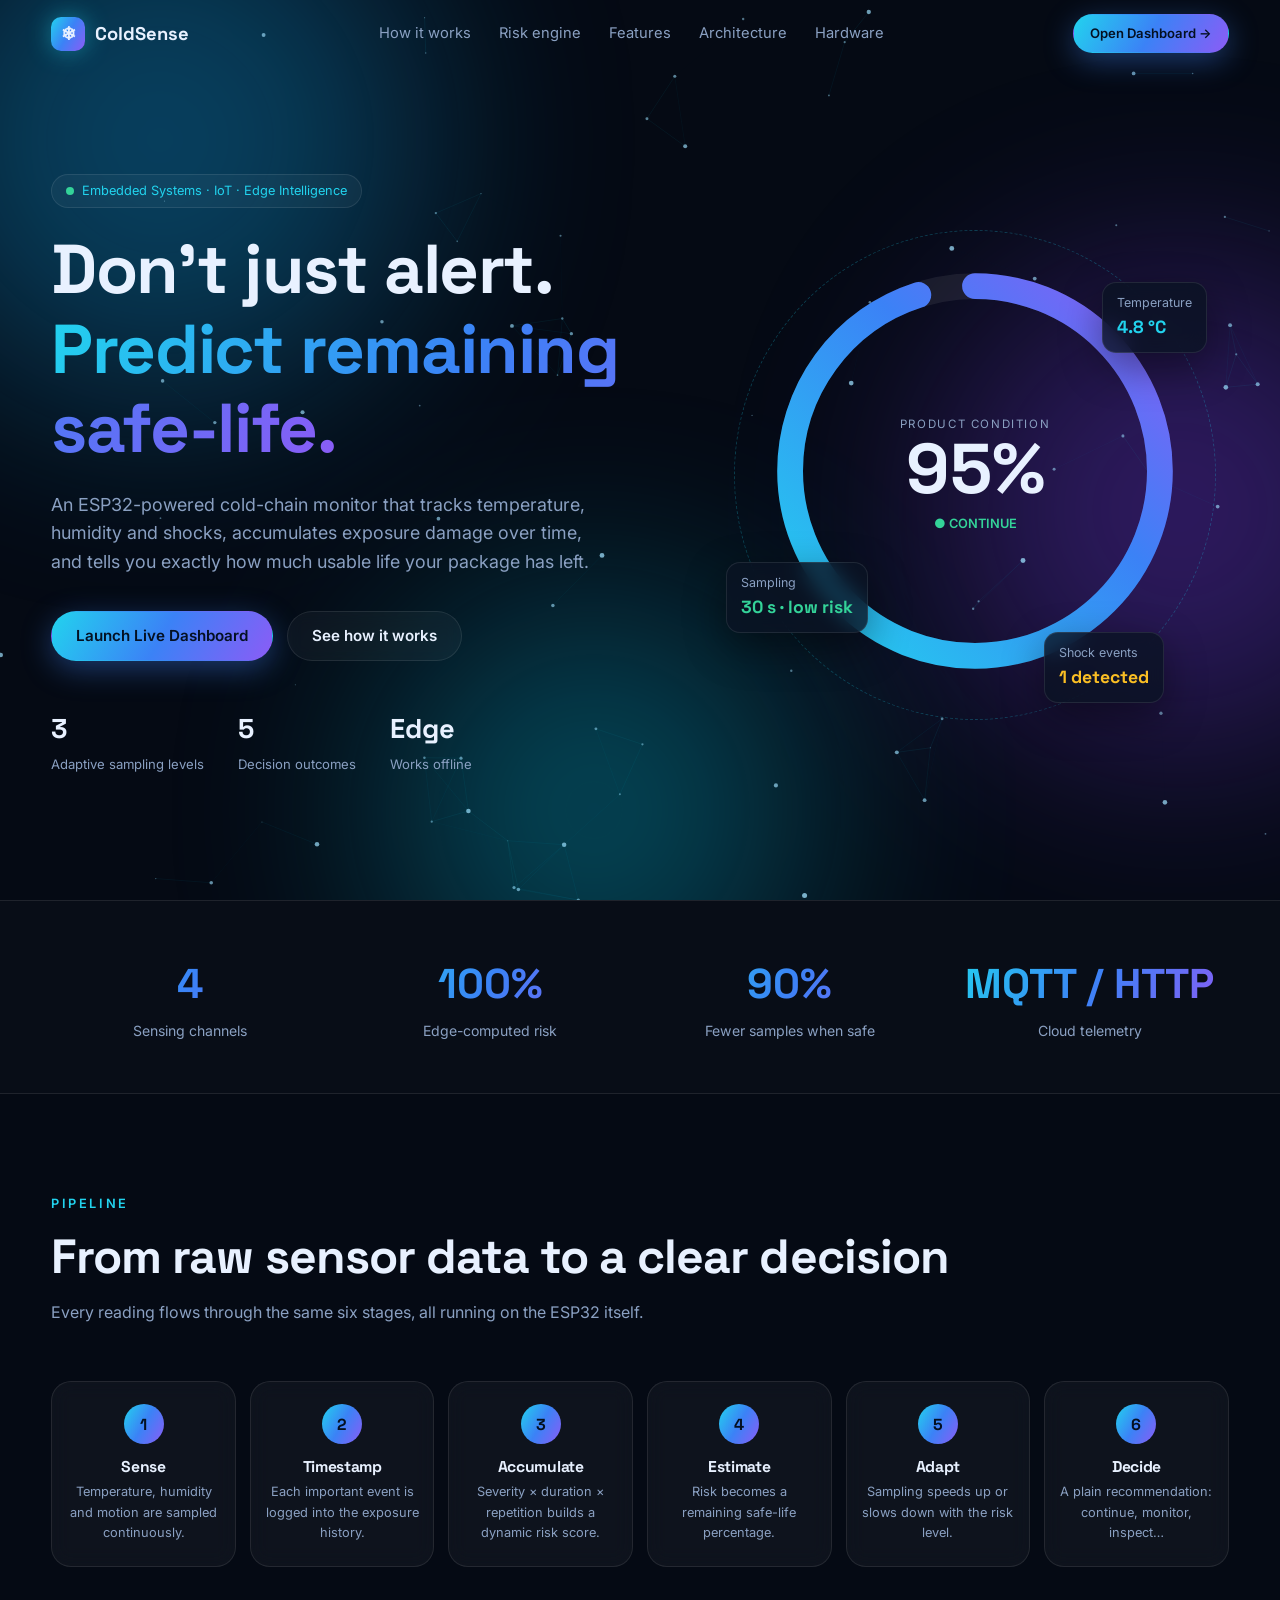
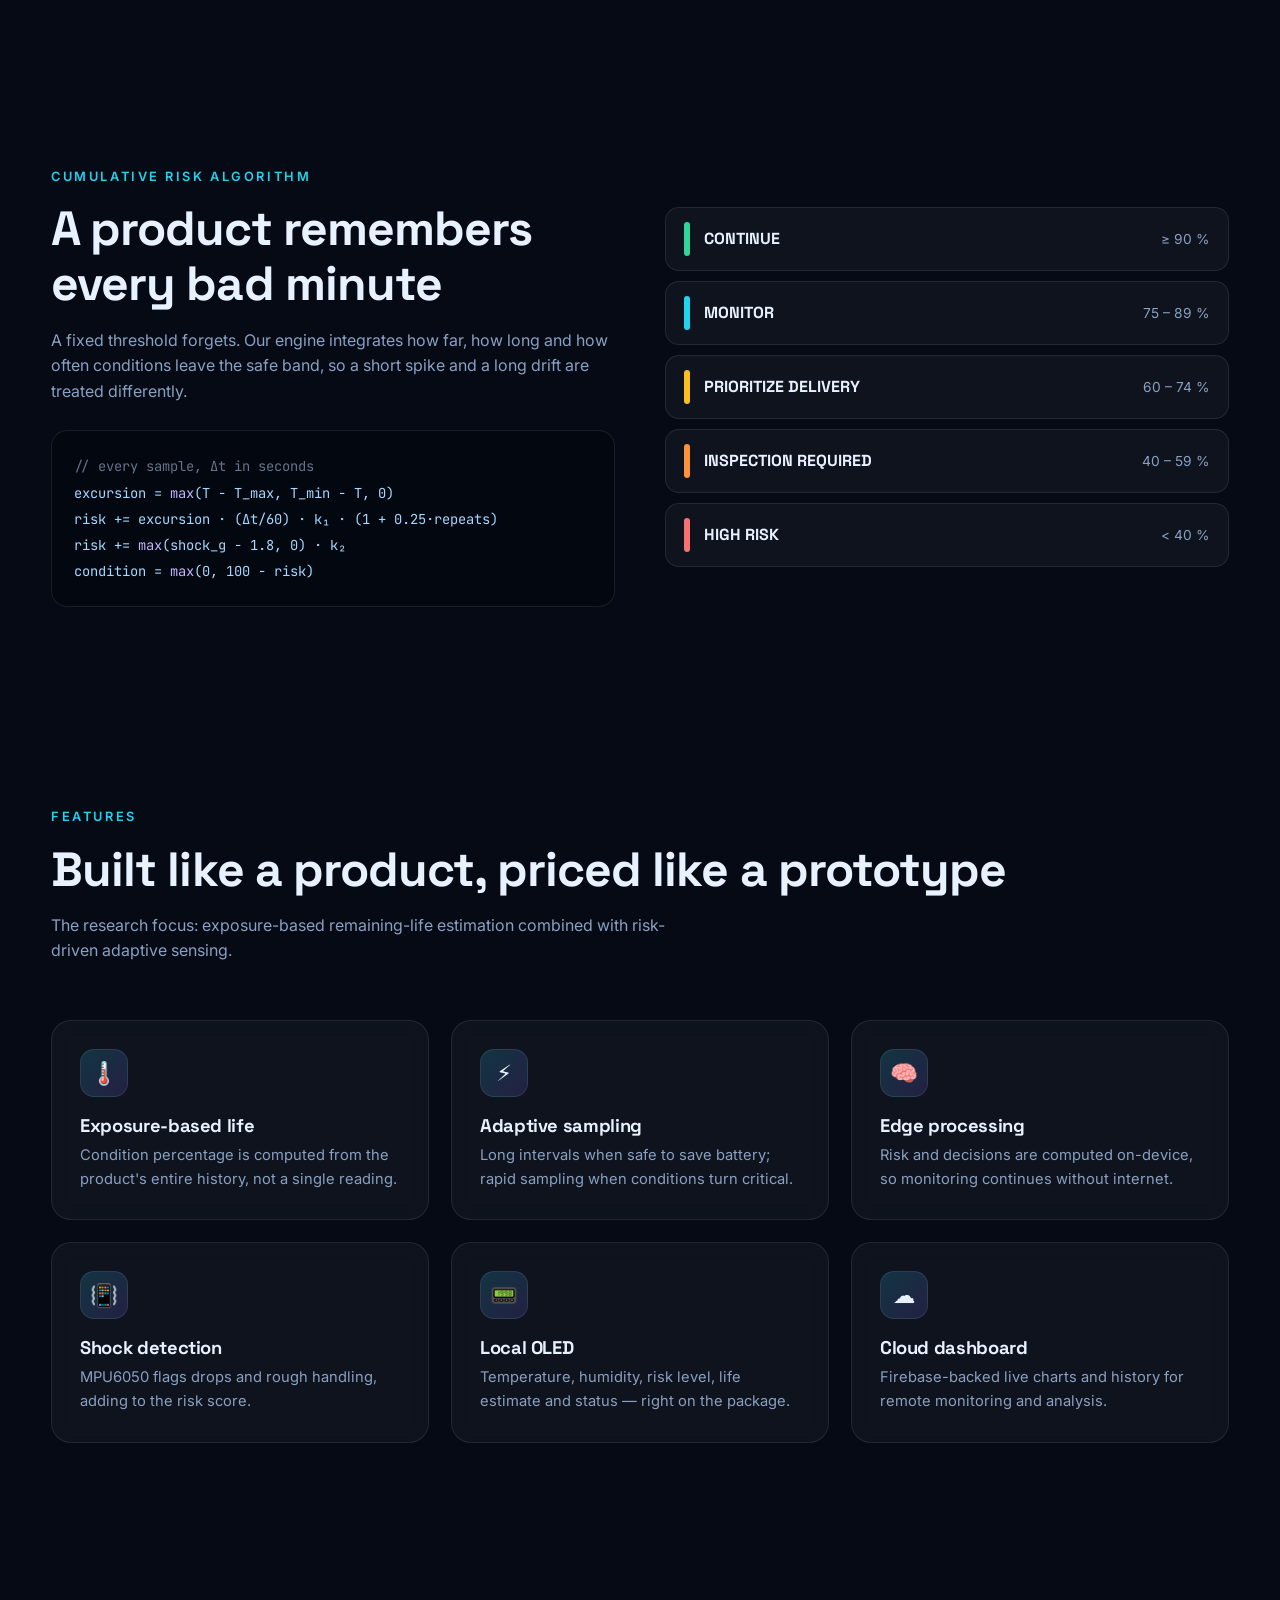
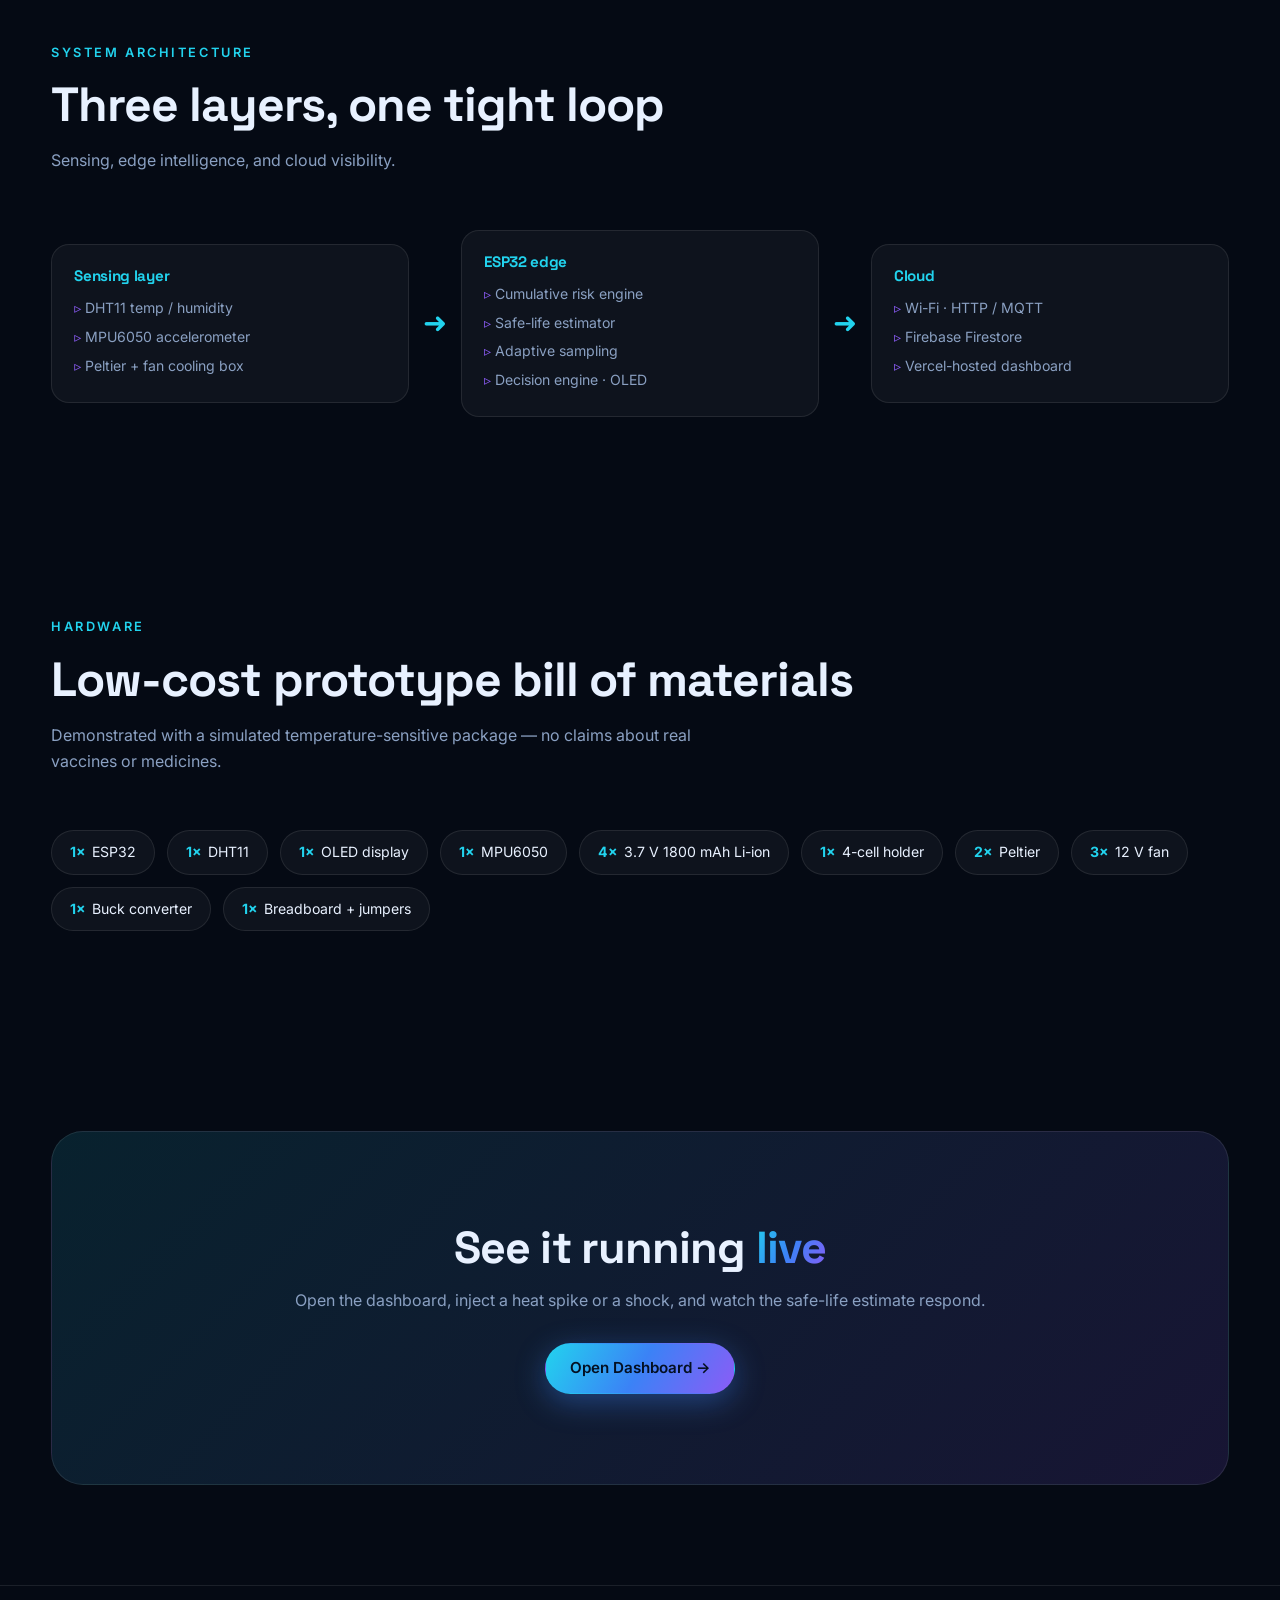
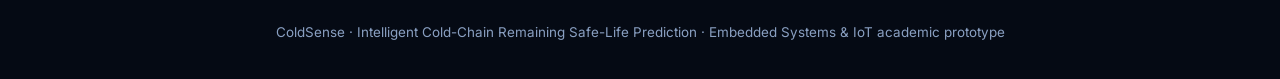
<file: index.html>
<!doctype html>
<html lang="en">
<head>
<meta charset="utf-8">
<meta name="viewport" content="width=device-width,initial-scale=1">
<title>ColdSense — Intelligent Cold-Chain Remaining Safe-Life Prediction</title>
<meta name="description" content="ESP32 + IoT cold-chain monitor that predicts remaining safe-life from cumulative exposure, with adaptive sampling and edge decision-making.">
<link rel="preconnect" href="https://fonts.googleapis.com">
<link rel="preconnect" href="https://fonts.gstatic.com" crossorigin>
<link href="https://fonts.googleapis.com/css2?family=Inter:wght@400;500;600&family=JetBrains+Mono:wght@400;500&family=Space+Grotesk:wght@500;600;700&display=swap" rel="stylesheet">
<link rel="stylesheet" href="css/style.css">
</head>
<body>
<div class="aurora"><span></span><span></span><span></span></div>
<canvas id="bg-canvas"></canvas>

<nav class="top" id="nav"><div class="container row">
  <a href="#" class="logo"><i>❄</i> ColdSense</a>
  <div class="links"><a href="#how">How it works</a><a href="#risk">Risk engine</a><a href="#features">Features</a><a href="#arch">Architecture</a><a href="#hardware">Hardware</a></div>
  <a href="dashboard.html" class="btn primary sm">Open Dashboard →</a>
</div></nav>

<header class="hero"><div class="container grid">
  <div>
    <div class="pill"><span class="dot"></span> Embedded Systems · IoT · Edge Intelligence</div>
    <h1>Don't just alert.<br><span class="grad-text">Predict remaining safe-life.</span></h1>
    <p class="lead">An ESP32-powered cold-chain monitor that tracks temperature, humidity and shocks, accumulates exposure damage over time, and tells you exactly how much usable life your package has left.</p>
    <div class="cta">
      <a href="dashboard.html" class="btn primary">Launch Live Dashboard</a>
      <a href="#how" class="btn ghost">See how it works</a>
    </div>
    <div class="hero-stats">
      <div><b class="count" data-to="3">0</b><span>Adaptive sampling levels</span></div>
      <div><b class="count" data-to="5">0</b><span>Decision outcomes</span></div>
      <div><b>Edge</b><span>Works offline</span></div>
    </div>
  </div>
  <div class="orb">
    <svg viewBox="0 0 200 200">
      <defs><linearGradient id="g1" x1="0" y1="0" x2="1" y2="1"><stop offset="0" stop-color="#22d3ee"/><stop offset=".6" stop-color="#3b82f6"/><stop offset="1" stop-color="#8b5cf6"/></linearGradient></defs>
      <circle class="track" cx="100" cy="100" r="86" fill="none" stroke-width="12"/>
      <circle class="val" id="heroRing" cx="100" cy="100" r="86" fill="none" stroke-width="12" stroke-dasharray="540.35" stroke-dashoffset="540.35"/>
    </svg>
    <div class="center"><small>Product condition</small><b id="heroPct">0%</b><em>● CONTINUE</em></div>
    <div class="chip c1"><span style="color:var(--mute)">Temperature</span><b style="color:var(--cyan)">4.8 °C</b></div>
    <div class="chip c2"><span style="color:var(--mute)">Sampling</span><b style="color:var(--green)">30 s · low risk</b></div>
    <div class="chip c3"><span style="color:var(--mute)">Shock events</span><b style="color:var(--amber)">1 detected</b></div>
  </div>
</div></header>

<div class="stats-band"><div class="container grid4">
  <div class="rv"><b class="grad-text count" data-to="4" data-suffix="">0</b><span>Sensing channels</span></div>
  <div class="rv d1"><b class="grad-text count" data-to="100" data-suffix="%">0</b><span>Edge-computed risk</span></div>
  <div class="rv d2"><b class="grad-text count" data-to="90" data-suffix="%">0</b><span>Fewer samples when safe</span></div>
  <div class="rv d3"><b class="grad-text">MQTT / HTTP</b><span>Cloud telemetry</span></div>
</div></div>

<section id="how"><div class="container">
  <div class="eyebrow rv">Pipeline</div>
  <h2 class="sec-title rv">From raw sensor data to a clear decision</h2>
  <p class="sec-sub rv">Every reading flows through the same six stages, all running on the ESP32 itself.</p>
  <div class="pipe">
    <div class="card step rv"><div class="n">1</div><h4>Sense</h4><p>Temperature, humidity and motion are sampled continuously.</p></div>
    <div class="card step rv d1"><div class="n">2</div><h4>Timestamp</h4><p>Each important event is logged into the exposure history.</p></div>
    <div class="card step rv d2"><div class="n">3</div><h4>Accumulate</h4><p>Severity × duration × repetition builds a dynamic risk score.</p></div>
    <div class="card step rv d3"><div class="n">4</div><h4>Estimate</h4><p>Risk becomes a remaining safe-life percentage.</p></div>
    <div class="card step rv d4"><div class="n">5</div><h4>Adapt</h4><p>Sampling speeds up or slows down with the risk level.</p></div>
    <div class="card step rv d4"><div class="n">6</div><h4>Decide</h4><p>A plain recommendation: continue, monitor, inspect…</p></div>
  </div>
</div></section>

<section id="risk"><div class="container split">
  <div>
    <div class="eyebrow rv">Cumulative risk algorithm</div>
    <h2 class="sec-title rv">A product remembers every bad minute</h2>
    <p class="sec-sub rv" style="margin-bottom:26px">A fixed threshold forgets. Our engine integrates how far, how long and how often conditions leave the safe band, so a short spike and a long drift are treated differently.</p>
    <div class="formula rv">
<span class="c">// every sample, Δt in seconds</span><br>
excursion = <span class="k">max</span>(T − T_max, T_min − T, 0)<br>
risk += excursion · (Δt/60) · k₁ · (1 + 0.25·repeats)<br>
risk += <span class="k">max</span>(shock_g − 1.8, 0) · k₂<br>
condition = <span class="k">max</span>(0, 100 − risk)
    </div>
  </div>
  <div class="levels">
    <div class="lvl rv"><div class="bar" style="background:var(--green)"></div><b>CONTINUE</b><span>≥ 90 %</span></div>
    <div class="lvl rv d1"><div class="bar" style="background:var(--cyan)"></div><b>MONITOR</b><span>75 – 89 %</span></div>
    <div class="lvl rv d2"><div class="bar" style="background:var(--amber)"></div><b>PRIORITIZE DELIVERY</b><span>60 – 74 %</span></div>
    <div class="lvl rv d3"><div class="bar" style="background:var(--orange)"></div><b>INSPECTION REQUIRED</b><span>40 – 59 %</span></div>
    <div class="lvl rv d4"><div class="bar" style="background:var(--red)"></div><b>HIGH RISK</b><span>&lt; 40 %</span></div>
  </div>
</div></section>

<section id="features"><div class="container">
  <div class="eyebrow rv">Features</div>
  <h2 class="sec-title rv">Built like a product, priced like a prototype</h2>
  <p class="sec-sub rv">The research focus: exposure-based remaining-life estimation combined with risk-driven adaptive sensing.</p>
  <div class="grid3">
    <div class="card rv"><div class="ico">🌡️</div><h3>Exposure-based life</h3><p>Condition percentage is computed from the product's entire history, not a single reading.</p></div>
    <div class="card rv d1"><div class="ico">⚡</div><h3>Adaptive sampling</h3><p>Long intervals when safe to save battery; rapid sampling when conditions turn critical.</p></div>
    <div class="card rv d2"><div class="ico">🧠</div><h3>Edge processing</h3><p>Risk and decisions are computed on-device, so monitoring continues without internet.</p></div>
    <div class="card rv"><div class="ico">📳</div><h3>Shock detection</h3><p>MPU6050 flags drops and rough handling, adding to the risk score.</p></div>
    <div class="card rv d1"><div class="ico">📟</div><h3>Local OLED</h3><p>Temperature, humidity, risk level, life estimate and status — right on the package.</p></div>
    <div class="card rv d2"><div class="ico">☁️</div><h3>Cloud dashboard</h3><p>Firebase-backed live charts and history for remote monitoring and analysis.</p></div>
  </div>
</div></section>

<section id="arch"><div class="container">
  <div class="eyebrow rv">System architecture</div>
  <h2 class="sec-title rv">Three layers, one tight loop</h2>
  <p class="sec-sub rv">Sensing, edge intelligence, and cloud visibility.</p>
  <div class="arch rv">
    <div class="box"><h4>Sensing layer</h4><ul><li>DHT11 temp / humidity</li><li>MPU6050 accelerometer</li><li>Peltier + fan cooling box</li></ul></div>
    <div class="arrow">➜</div>
    <div class="box"><h4>ESP32 edge</h4><ul><li>Cumulative risk engine</li><li>Safe-life estimator</li><li>Adaptive sampling</li><li>Decision engine · OLED</li></ul></div>
    <div class="arrow">➜</div>
    <div class="box"><h4>Cloud</h4><ul><li>Wi-Fi · HTTP / MQTT</li><li>Firebase Firestore</li><li>Vercel-hosted dashboard</li></ul></div>
  </div>
</div></section>

<section id="hardware"><div class="container">
  <div class="eyebrow rv">Hardware</div>
  <h2 class="sec-title rv">Low-cost prototype bill of materials</h2>
  <p class="sec-sub rv">Demonstrated with a simulated temperature-sensitive package — no claims about real vaccines or medicines.</p>
  <div class="parts rv">
    <div class="part"><b>1×</b>ESP32</div><div class="part"><b>1×</b>DHT11</div><div class="part"><b>1×</b>OLED display</div>
    <div class="part"><b>1×</b>MPU6050</div><div class="part"><b>4×</b>3.7 V 1800 mAh Li-ion</div><div class="part"><b>1×</b>4-cell holder</div>
    <div class="part"><b>2×</b>Peltier</div><div class="part"><b>3×</b>12 V fan</div><div class="part"><b>1×</b>Buck converter</div>
    <div class="part"><b>1×</b>Breadboard + jumpers</div>
  </div>
</div></section>

<section><div class="container"><div class="cta-final rv">
  <h2>See it running <span class="grad-text">live</span></h2>
  <p>Open the dashboard, inject a heat spike or a shock, and watch the safe-life estimate respond.</p>
  <a href="dashboard.html" class="btn primary">Open Dashboard →</a>
</div></div></section>

<footer>ColdSense · Intelligent Cold-Chain Remaining Safe-Life Prediction · Embedded Systems &amp; IoT academic prototype</footer>

<script src="js/landing.js"></script>
</body>
</html>
</file>
<file: css/style.css>
:root{
  --bg:#050a14; --bg2:#0a1324; --card:rgba(255,255,255,.04); --card-b:rgba(255,255,255,.09);
  --txt:#e8f1ff; --mute:#8aa0c2; --cyan:#22d3ee; --blue:#3b82f6; --violet:#8b5cf6;
  --green:#34d399; --amber:#fbbf24; --orange:#fb923c; --red:#f87171;
  --grad:linear-gradient(120deg,#22d3ee,#3b82f6 50%,#8b5cf6);
  --r:20px;
}
*{box-sizing:border-box;margin:0;padding:0}
html{scroll-behavior:smooth}
body{font-family:'Inter',system-ui,sans-serif;background:var(--bg);color:var(--txt);line-height:1.6;overflow-x:hidden;-webkit-font-smoothing:antialiased}
h1,h2,h3,h4{font-family:'Space Grotesk','Inter',sans-serif;line-height:1.15;letter-spacing:-.02em}
a{color:inherit;text-decoration:none}
.mono{font-family:'JetBrains Mono',monospace}
.grad-text{background:var(--grad);-webkit-background-clip:text;background-clip:text;color:transparent}
.container{width:min(1200px,92%);margin:0 auto}
#bg-canvas{position:fixed;inset:0;z-index:-2;width:100%;height:100%}
.aurora{position:fixed;inset:0;z-index:-3;overflow:hidden}
.aurora span{position:absolute;border-radius:50%;filter:blur(110px);opacity:.35;animation:float 18s ease-in-out infinite}
.aurora span:nth-child(1){width:520px;height:520px;background:#0ea5e9;top:-120px;left:-100px}
.aurora span:nth-child(2){width:480px;height:480px;background:#7c3aed;top:30%;right:-140px;animation-delay:-6s}
.aurora span:nth-child(3){width:420px;height:420px;background:#06b6d4;bottom:-120px;left:30%;animation-delay:-11s}
@keyframes float{0%,100%{transform:translate(0,0) scale(1)}50%{transform:translate(60px,-40px) scale(1.15)}}

/* nav */
nav.top{position:fixed;top:0;left:0;right:0;z-index:50;padding:14px 0;transition:.3s}
nav.top.scrolled{background:rgba(5,10,20,.75);backdrop-filter:blur(14px);border-bottom:1px solid var(--card-b)}
nav .row{display:flex;align-items:center;justify-content:space-between}
.logo{display:flex;align-items:center;gap:10px;font-family:'Space Grotesk';font-weight:700;font-size:1.15rem}
.logo i{width:34px;height:34px;border-radius:10px;background:var(--grad);display:grid;place-items:center;font-style:normal;box-shadow:0 0 24px rgba(34,211,238,.45)}
.links{display:flex;gap:28px;font-size:.92rem;color:var(--mute)}
.links a:hover{color:var(--txt)}
.btn{display:inline-flex;align-items:center;gap:8px;padding:12px 24px;border-radius:999px;font-weight:600;font-size:.95rem;border:1px solid transparent;cursor:pointer;transition:.25s;font-family:inherit}
.btn.primary{background:var(--grad);color:#041022;box-shadow:0 8px 30px rgba(59,130,246,.4)}
.btn.primary:hover{transform:translateY(-2px);box-shadow:0 12px 40px rgba(34,211,238,.5)}
.btn.ghost{background:var(--card);border-color:var(--card-b);color:var(--txt);backdrop-filter:blur(8px)}
.btn.ghost:hover{border-color:var(--cyan);color:var(--cyan)}
.btn.sm{padding:8px 16px;font-size:.82rem}

/* hero */
.hero{min-height:100vh;display:flex;align-items:center;padding:120px 0 70px}
.hero .grid{display:grid;grid-template-columns:1.1fr .9fr;gap:50px;align-items:center}
.pill{display:inline-flex;align-items:center;gap:8px;padding:6px 14px;border-radius:999px;background:var(--card);border:1px solid var(--card-b);font-size:.8rem;color:var(--cyan);margin-bottom:22px}
.dot{width:8px;height:8px;border-radius:50%;background:var(--green);box-shadow:0 0 0 0 rgba(52,211,153,.7);animation:pulse 1.8s infinite}
@keyframes pulse{70%{box-shadow:0 0 0 10px rgba(52,211,153,0)}100%{box-shadow:0 0 0 0 rgba(52,211,153,0)}}
.hero h1{font-size:clamp(2.4rem,5.4vw,4.4rem);font-weight:700;margin-bottom:22px}
.hero p.lead{color:var(--mute);font-size:1.12rem;max-width:560px;margin-bottom:34px}
.cta{display:flex;gap:14px;flex-wrap:wrap}
.hero-stats{display:flex;gap:34px;margin-top:46px;flex-wrap:wrap}
.hero-stats b{font-family:'Space Grotesk';font-size:1.7rem;display:block}
.hero-stats span{color:var(--mute);font-size:.82rem}

.orb{position:relative;width:min(430px,86vw);aspect-ratio:1;margin:0 auto}
.orb svg{width:100%;height:100%;transform:rotate(-90deg)}
.orb .track{stroke:rgba(255,255,255,.07)}
.orb .val{stroke:url(#g1);stroke-linecap:round;transition:stroke-dashoffset 1.6s cubic-bezier(.2,.8,.2,1)}
.orb .center{position:absolute;inset:0;display:grid;place-content:center;text-align:center}
.orb .center b{font-family:'Space Grotesk';font-size:4.4rem;line-height:1}
.orb .center small{color:var(--mute);letter-spacing:.14em;font-size:.72rem;text-transform:uppercase}
.orb .center em{font-style:normal;margin-top:10px;font-size:.8rem;color:var(--green);font-weight:600}
.orb::before{content:"";position:absolute;inset:-6%;border-radius:50%;border:1px dashed rgba(34,211,238,.25);animation:spin 40s linear infinite}
@keyframes spin{to{transform:rotate(360deg)}}
.chip{position:absolute;padding:10px 14px;border-radius:14px;background:rgba(10,19,36,.8);border:1px solid var(--card-b);backdrop-filter:blur(10px);font-size:.78rem;box-shadow:0 14px 40px rgba(0,0,0,.4);animation:bob 6s ease-in-out infinite}
.chip b{display:block;font-family:'Space Grotesk';font-size:1.1rem}
.chip.c1{top:6%;right:-4%}.chip.c2{bottom:14%;left:-8%;animation-delay:-2s}.chip.c3{bottom:-2%;right:6%;animation-delay:-4s}
@keyframes bob{50%{transform:translateY(-12px)}}

/* sections */
section{padding:100px 0;position:relative}
.eyebrow{color:var(--cyan);font-size:.8rem;letter-spacing:.2em;text-transform:uppercase;font-weight:600;margin-bottom:14px}
.sec-title{font-size:clamp(1.9rem,3.8vw,3rem);margin-bottom:16px}
.sec-sub{color:var(--mute);max-width:640px;margin-bottom:56px}
.card{background:var(--card);border:1px solid var(--card-b);border-radius:var(--r);padding:28px;backdrop-filter:blur(10px);transition:.35s}
.card:hover{transform:translateY(-6px);border-color:rgba(34,211,238,.45);box-shadow:0 20px 60px rgba(34,211,238,.08)}
.grid3{display:grid;grid-template-columns:repeat(3,1fr);gap:22px}
.grid4{display:grid;grid-template-columns:repeat(4,1fr);gap:22px}
.ico{width:48px;height:48px;border-radius:14px;display:grid;place-items:center;font-size:1.4rem;margin-bottom:18px;background:linear-gradient(135deg,rgba(34,211,238,.18),rgba(139,92,246,.18));border:1px solid var(--card-b)}
.card h3{font-size:1.15rem;margin-bottom:8px}
.card p{color:var(--mute);font-size:.92rem}

.stats-band{padding:50px 0;border-block:1px solid var(--card-b);background:rgba(255,255,255,.015)}
.stats-band .grid4{text-align:center}
.stats-band b{font-family:'Space Grotesk';font-size:2.6rem;display:block}
.stats-band span{color:var(--mute);font-size:.88rem}

/* pipeline */
.pipe{display:grid;grid-template-columns:repeat(6,1fr);gap:14px;position:relative}
.pipe .step{text-align:center;padding:22px 12px}
.pipe .n{width:40px;height:40px;border-radius:50%;background:var(--grad);color:#041022;font-weight:700;display:grid;place-items:center;margin:0 auto 14px;font-family:'Space Grotesk'}
.pipe h4{font-size:.98rem;margin-bottom:6px}
.pipe p{font-size:.8rem;color:var(--mute)}

/* risk explainer */
.split{display:grid;grid-template-columns:1fr 1fr;gap:50px;align-items:center}
.formula{font-family:'JetBrains Mono',monospace;font-size:.86rem;background:#030710;border:1px solid var(--card-b);border-radius:16px;padding:22px;color:#a5d8ff;overflow-x:auto;line-height:1.9}
.formula .k{color:#c4b5fd}.formula .c{color:#64748b}
.levels{display:flex;flex-direction:column;gap:10px}
.lvl{display:flex;align-items:center;gap:14px;padding:14px 18px;border-radius:14px;background:var(--card);border:1px solid var(--card-b);transition:.3s}
.lvl:hover{transform:translateX(8px)}
.lvl .bar{width:6px;height:34px;border-radius:4px}
.lvl b{font-family:'Space Grotesk';min-width:170px}
.lvl span{color:var(--mute);font-size:.86rem;margin-left:auto}

/* architecture */
.arch{display:grid;grid-template-columns:1fr auto 1fr auto 1fr;gap:14px;align-items:center}
.arch .box{padding:22px;border-radius:18px;background:var(--card);border:1px solid var(--card-b)}
.arch .box h4{margin-bottom:10px;color:var(--cyan);font-size:.95rem}
.arch ul{list-style:none;font-size:.88rem;color:var(--mute)}
.arch li{padding:3px 0}.arch li::before{content:"▹ ";color:var(--violet)}
.arrow{font-size:1.8rem;color:var(--cyan);animation:nudge 1.6s ease-in-out infinite}
@keyframes nudge{50%{transform:translateX(7px)}}

.parts{display:flex;flex-wrap:wrap;gap:12px}
.part{padding:10px 18px;border-radius:999px;background:var(--card);border:1px solid var(--card-b);font-size:.88rem}
.part b{color:var(--cyan);margin-right:6px}

.cta-final{text-align:center;padding:90px 30px;border-radius:32px;background:linear-gradient(135deg,rgba(34,211,238,.12),rgba(139,92,246,.14));border:1px solid var(--card-b)}
.cta-final h2{font-size:clamp(1.8rem,3.6vw,2.8rem);margin-bottom:14px}
.cta-final p{color:var(--mute);margin-bottom:30px}
footer{padding:36px 0;color:var(--mute);font-size:.84rem;border-top:1px solid var(--card-b);text-align:center}

/* reveal */
.rv{opacity:0;transform:translateY(34px);transition:opacity .8s ease,transform .8s ease}
.rv.in{opacity:1;transform:none}
.rv.d1{transition-delay:.1s}.rv.d2{transition-delay:.2s}.rv.d3{transition-delay:.3s}.rv.d4{transition-delay:.4s}

/* ========== DASHBOARD ========== */
.dash{padding:96px 0 50px}
.dash-head{display:flex;justify-content:space-between;align-items:flex-end;flex-wrap:wrap;gap:16px;margin-bottom:26px}
.dash-head h1{font-size:2rem}
.dash-head p{color:var(--mute);font-size:.9rem}
.status{display:inline-flex;align-items:center;gap:8px;padding:7px 14px;border-radius:999px;background:var(--card);border:1px solid var(--card-b);font-size:.8rem}
.status.live .dot{background:var(--green)}
.status.demo .dot{background:var(--amber);animation:none}
.kpis{display:grid;grid-template-columns:repeat(6,1fr);gap:14px;margin-bottom:18px}
.kpi{padding:18px 18px 16px;position:relative;overflow:hidden}
.kpi::after{content:"";position:absolute;inset:auto -20% -60% -20%;height:80%;background:radial-gradient(closest-side,var(--glow,rgba(34,211,238,.18)),transparent);pointer-events:none}
.kpi small{color:var(--mute);font-size:.72rem;letter-spacing:.1em;text-transform:uppercase}
.kpi b{display:block;font-family:'Space Grotesk';font-size:1.9rem;margin:4px 0 2px;transition:color .4s}
.kpi span{font-size:.76rem;color:var(--mute)}
.kpi.decision b{font-size:1.15rem;line-height:1.25;margin-top:10px}
.panels{display:grid;grid-template-columns:repeat(12,1fr);gap:18px}
.panel{padding:22px;border-radius:var(--r);background:var(--card);border:1px solid var(--card-b);backdrop-filter:blur(10px)}
.panel h3{font-size:1rem;display:flex;justify-content:space-between;align-items:center;margin-bottom:14px}
.panel h3 small{font-weight:400;color:var(--mute);font-size:.74rem}
.span8{grid-column:span 8}.span4{grid-column:span 4}.span6{grid-column:span 6}.span12{grid-column:span 12}
.chart-box{position:relative;height:290px}
.chart-box.sm{height:220px}
.ring{position:relative;width:200px;margin:4px auto 10px}
.ring svg{width:100%;transform:rotate(-90deg)}
.ring .track{stroke:rgba(255,255,255,.08)}
.ring .val{transition:stroke-dashoffset 1s ease,stroke .5s}
.ring .c{position:absolute;inset:0;display:grid;place-content:center;text-align:center}
.ring .c b{font-family:'Space Grotesk';font-size:2.8rem;line-height:1}
.ring .c small{color:var(--mute);font-size:.68rem;letter-spacing:.14em;text-transform:uppercase}
.meta{display:grid;grid-template-columns:1fr 1fr;gap:10px;font-size:.82rem}
.meta div{padding:10px 12px;border-radius:12px;background:rgba(255,255,255,.03);border:1px solid var(--card-b)}
.meta small{display:block;color:var(--mute);font-size:.68rem;text-transform:uppercase;letter-spacing:.08em}
.meta b{font-family:'Space Grotesk'}
.sim{display:flex;gap:10px;flex-wrap:wrap}
table{width:100%;border-collapse:collapse;font-size:.84rem}
th,td{padding:10px 12px;text-align:left;border-bottom:1px solid var(--card-b)}
th{color:var(--mute);font-weight:500;font-size:.72rem;text-transform:uppercase;letter-spacing:.08em}
.tag{padding:3px 10px;border-radius:999px;font-size:.72rem;font-weight:600}
.scroll{max-height:290px;overflow:auto}
.toast{position:fixed;bottom:24px;right:24px;padding:14px 20px;border-radius:14px;background:rgba(10,19,36,.95);border:1px solid var(--red);color:var(--red);font-size:.88rem;transform:translateY(120px);transition:.4s;z-index:90}
.toast.show{transform:none}

@media(max-width:1000px){
  .hero .grid,.split{grid-template-columns:1fr}
  .grid3{grid-template-columns:1fr 1fr}.grid4{grid-template-columns:1fr 1fr}
  .pipe{grid-template-columns:1fr 1fr 1fr}
  .arch{grid-template-columns:1fr}.arrow{transform:rotate(90deg);text-align:center}
  .kpis{grid-template-columns:repeat(3,1fr)}
  .span8,.span4,.span6{grid-column:span 12}
  .links{display:none}
}
@media(max-width:600px){.grid3,.grid4,.pipe{grid-template-columns:1fr}.kpis{grid-template-columns:1fr 1fr}.lvl b{min-width:130px}}
@media(prefers-reduced-motion:reduce){*{animation:none!important;transition:none!important}.rv{opacity:1;transform:none}}
</file>
